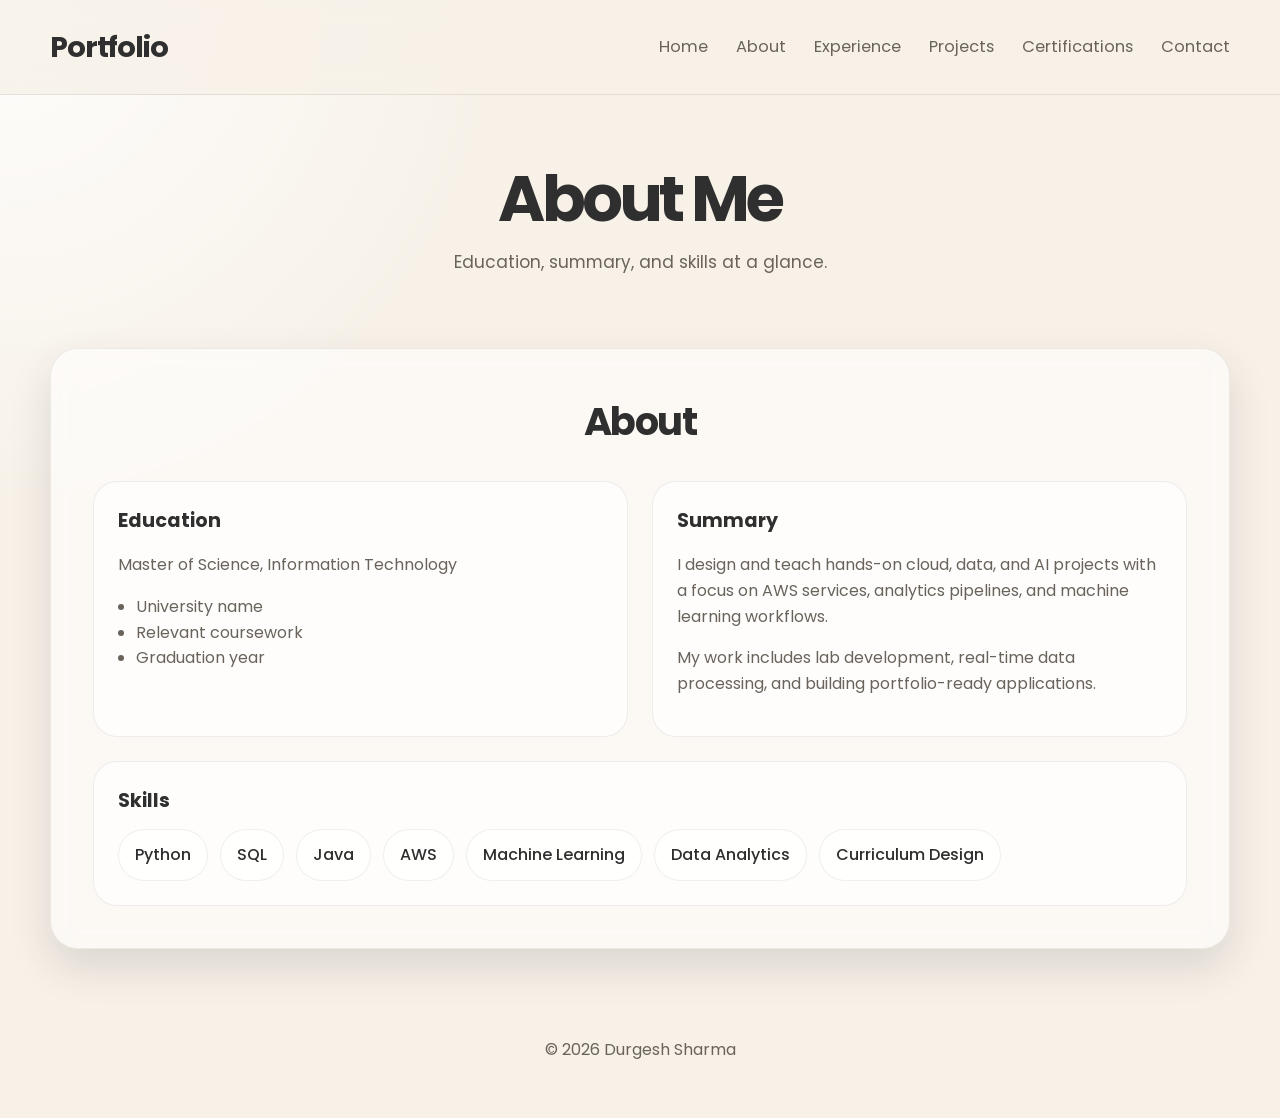
<file: about.html>
<!DOCTYPE html>
<html lang="en">
<head>
  <meta charset="UTF-8" />
  <meta name="viewport" content="width=device-width, initial-scale=1.0" />
  <title>About | Portfolio</title>
  <link rel="stylesheet" href="style.css" />
</head>
<body>
  <header>
    <div class="container nav">
      <div class="brand">Portfolio</div>
      <nav class="nav-links">
        <a href="index.html">Home</a>
        <a href="about.html">About</a>
        <a href="experience.html">Experience</a>
        <a href="projects.html">Projects</a>
        <a href="certifications.html">Certifications</a>
        <a href="contact.html">Contact</a>
      </nav>
    </div>
  </header>

  <main>
    <section class="hero">
      <div class="container">
        <h1>About Me</h1>
        <p>Education, summary, and skills at a glance.</p>
      </div>
    </section>

    <section class="section">
      <div class="container panel">
        <h2 class="section-title">About</h2>

        <div class="about-grid">
          <div class="info-card">
            <h3>Education</h3>
            <p>Master of Science, Information Technology</p>
            <ul>
              <li>University name</li>
              <li>Relevant coursework</li>
              <li>Graduation year</li>
            </ul>
          </div>

          <div class="info-card">
            <h3>Summary</h3>
            <p>
              I design and teach hands-on cloud, data, and AI projects with a focus on AWS services,
              analytics pipelines, and machine learning workflows.
            </p>
            <p>
              My work includes lab development, real-time data processing, and building portfolio-ready applications.
            </p>
          </div>
        </div>

        <div style="margin-top: 24px;" class="info-card">
          <h3>Skills</h3>
          <div class="skills">
            <span class="skill">Python</span>
            <span class="skill">SQL</span>
            <span class="skill">Java</span>
            <span class="skill">AWS</span>
            <span class="skill">Machine Learning</span>
            <span class="skill">Data Analytics</span>
            <span class="skill">Curriculum Design</span>
          </div>
        </div>
      </div>
    </section>
  </main>

  <footer>
    <div class="container">
      <p>© <span id="year"></span> Durgesh Sharma</p>
    </div>
  </footer>

  <script>
    document.getElementById('year').textContent = new Date().getFullYear();
  </script>
</body>
</html>
</file>
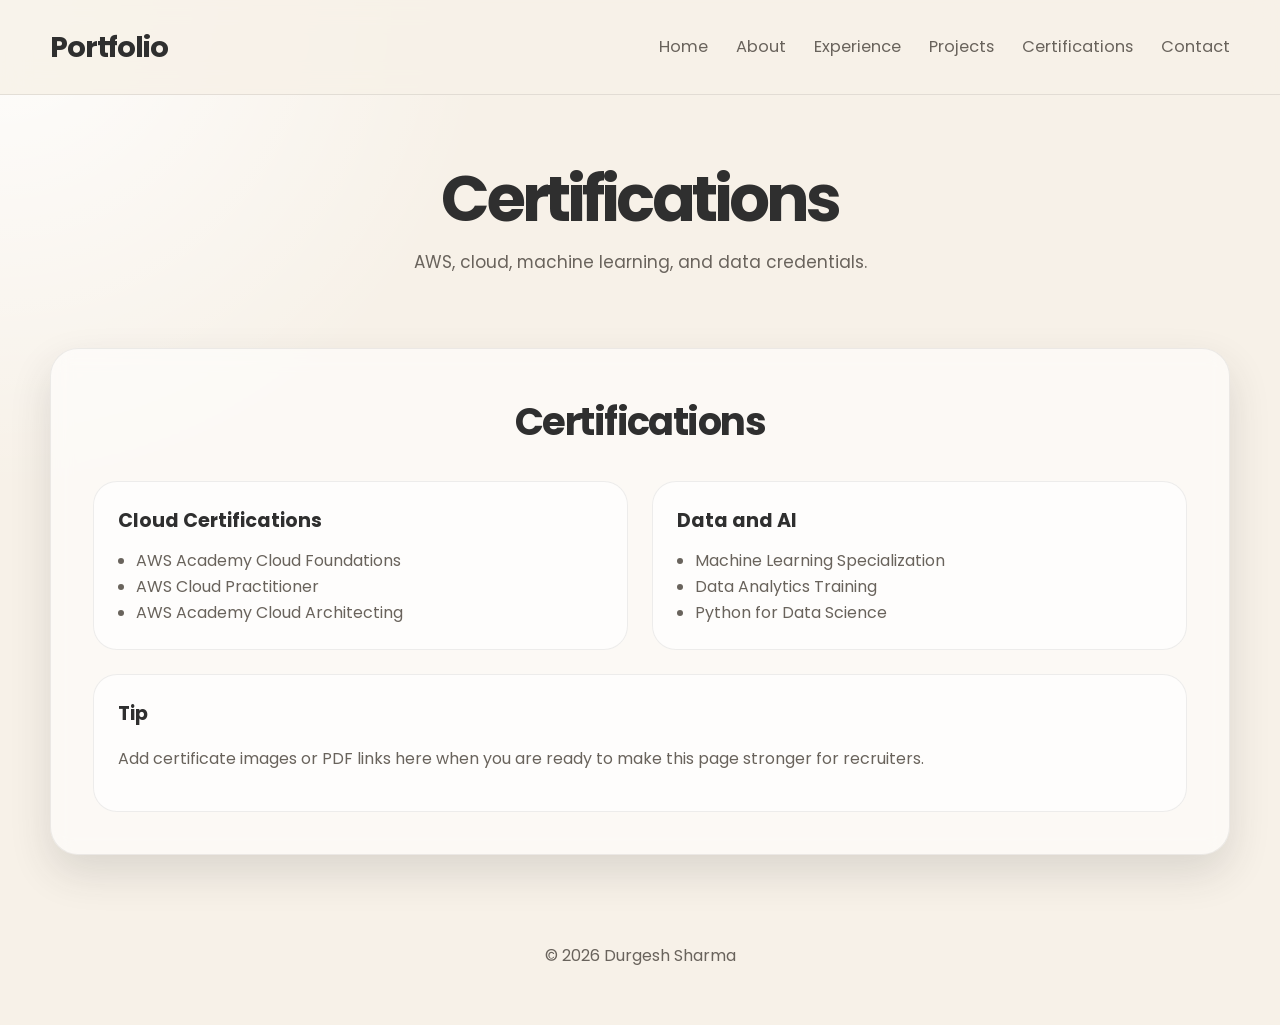
<file: certifications.html>
<!DOCTYPE html>
<html lang="en">
<head>
  <meta charset="UTF-8" />
  <meta name="viewport" content="width=device-width, initial-scale=1.0" />
  <title>Certifications | Portfolio</title>
  <link rel="stylesheet" href="style.css" />
</head>
<body>
  <header>
    <div class="container nav">
      <div class="brand">Portfolio</div>
      <nav class="nav-links">
        <a href="index.html">Home</a>
        <a href="about.html">About</a>
        <a href="experience.html">Experience</a>
        <a href="projects.html">Projects</a>
        <a href="certifications.html">Certifications</a>
        <a href="contact.html">Contact</a>
      </nav>
    </div>
  </header>

  <main>
    <section class="hero">
      <div class="container">
        <h1>Certifications</h1>
        <p>AWS, cloud, machine learning, and data credentials.</p>
      </div>
    </section>

    <section class="section">
      <div class="container panel">
        <h2 class="section-title">Certifications</h2>

        <div class="about-grid">
          <div class="info-card">
            <h3>Cloud Certifications</h3>
            <ul>
              <li>AWS Academy Cloud Foundations</li>
              <li>AWS Cloud Practitioner</li>
              <li>AWS Academy Cloud Architecting</li>
            </ul>
          </div>

          <div class="info-card">
            <h3>Data and AI</h3>
            <ul>
              <li>Machine Learning Specialization</li>
              <li>Data Analytics Training</li>
              <li>Python for Data Science</li>
            </ul>
          </div>
        </div>

        <div style="margin-top: 24px;" class="info-card">
          <h3>Tip</h3>
          <p>Add certificate images or PDF links here when you are ready to make this page stronger for recruiters.</p>
        </div>
      </div>
    </section>
  </main>

  <footer>
    <div class="container">
      <p>© <span id="year"></span> Durgesh Sharma</p>
    </div>
  </footer>

  <script>
    document.getElementById('year').textContent = new Date().getFullYear();
  </script>
</body>
</html>
</file>
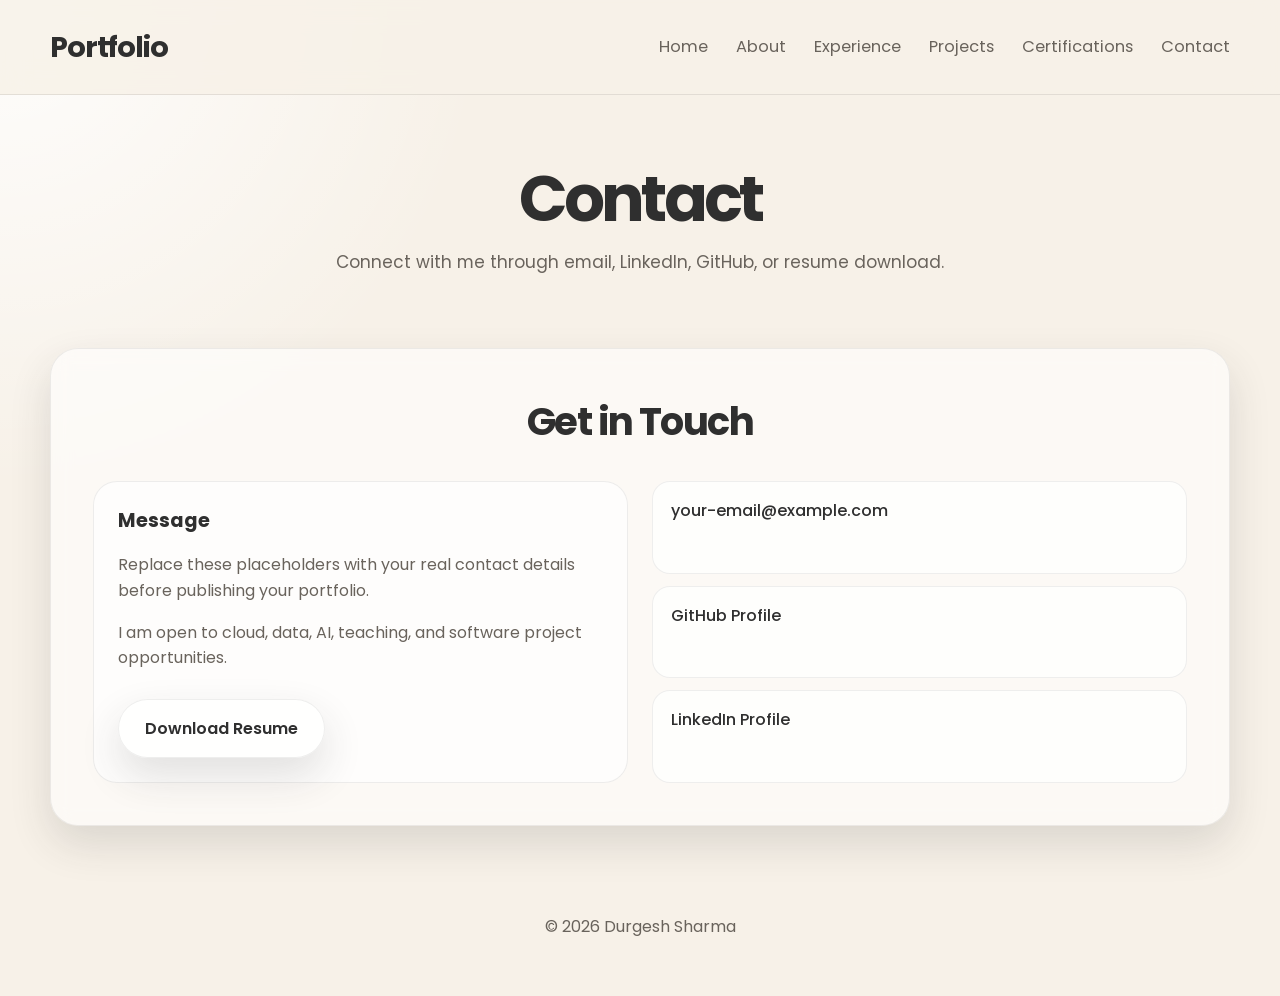
<file: contact.html>
<!DOCTYPE html>
<html lang="en">
<head>
  <meta charset="UTF-8" />
  <meta name="viewport" content="width=device-width, initial-scale=1.0" />
  <title>Contact | Portfolio</title>
  <link rel="stylesheet" href="style.css" />
</head>
<body>
  <header>
    <div class="container nav">
      <div class="brand">Portfolio</div>
      <nav class="nav-links">
        <a href="index.html">Home</a>
        <a href="about.html">About</a>
        <a href="experience.html">Experience</a>
        <a href="projects.html">Projects</a>
        <a href="certifications.html">Certifications</a>
        <a href="contact.html">Contact</a>
      </nav>
    </div>
  </header>

  <main>
    <section class="hero">
      <div class="container">
        <h1>Contact</h1>
        <p>Connect with me through email, LinkedIn, GitHub, or resume download.</p>
      </div>
    </section>

    <section class="section">
      <div class="container panel">
        <h2 class="section-title">Get in Touch</h2>

        <div class="contact-grid">
          <div class="info-card">
            <h3>Message</h3>
            <p>Replace these placeholders with your real contact details before publishing your portfolio.</p>
            <p>I am open to cloud, data, AI, teaching, and software project opportunities.</p>
            <a class="btn" href="resume.pdf" download style="margin-top: 12px;">Download Resume</a>
          </div>

          <div class="contact-list">
            <a href="mailto:your-email@example.com">your-email@example.com</a>
            <a href="https://github.com/neurosharma" target="_blank" rel="noreferrer">GitHub Profile</a>
            <a href="https://www.linkedin.com" target="_blank" rel="noreferrer">LinkedIn Profile</a>
          </div>
        </div>
      </div>
    </section>
  </main>

  <footer>
    <div class="container">
      <p>© <span id="year"></span> Durgesh Sharma</p>
    </div>
  </footer>

  <script>
    document.getElementById('year').textContent = new Date().getFullYear();
  </script>
</body>
</html>
</file>
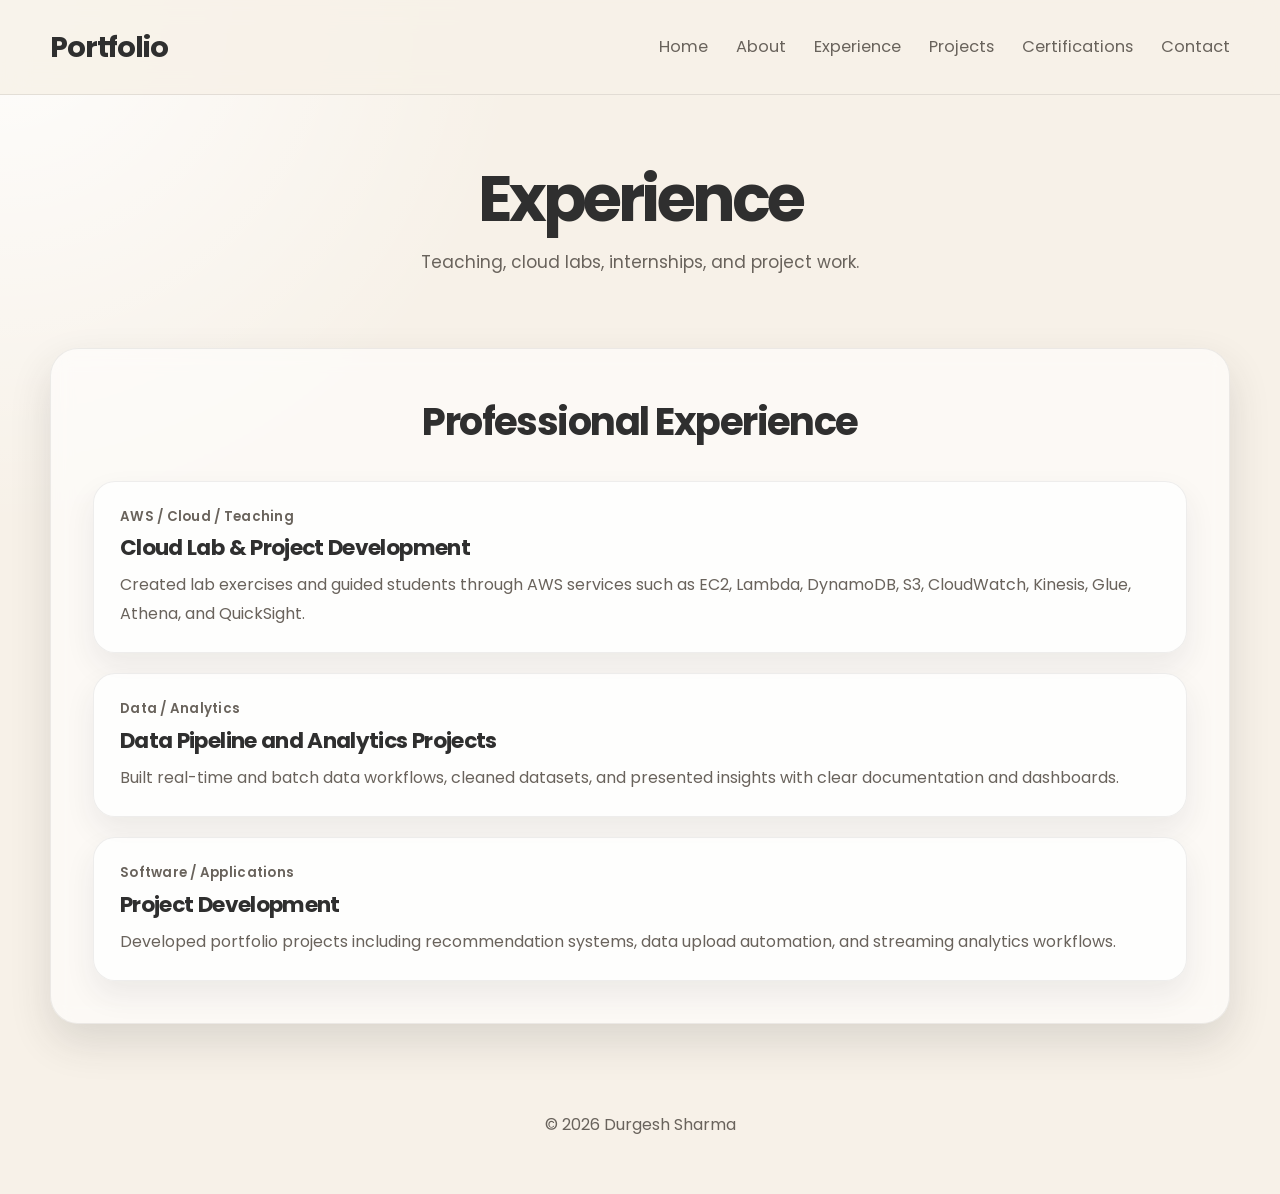
<file: experience.html>
<!DOCTYPE html>
<html lang="en">
<head>
  <meta charset="UTF-8" />
  <meta name="viewport" content="width=device-width, initial-scale=1.0" />
  <title>Experience | Portfolio</title>
  <link rel="stylesheet" href="style.css" />
</head>
<body>
  <header>
    <div class="container nav">
      <div class="brand">Portfolio</div>
      <nav class="nav-links">
        <a href="index.html">Home</a>
        <a href="about.html">About</a>
        <a href="experience.html">Experience</a>
        <a href="projects.html">Projects</a>
        <a href="certifications.html">Certifications</a>
        <a href="contact.html">Contact</a>
      </nav>
    </div>
  </header>

  <main>
    <section class="hero">
      <div class="container">
        <h1>Experience</h1>
        <p>Teaching, cloud labs, internships, and project work.</p>
      </div>
    </section>

    <section class="section">
      <div class="container panel">
        <h2 class="section-title">Professional Experience</h2>

        <div class="timeline">
          <div class="timeline-item">
            <small>AWS / Cloud / Teaching</small>
            <h3>Cloud Lab & Project Development</h3>
            <p>
              Created lab exercises and guided students through AWS services such as EC2, Lambda,
              DynamoDB, S3, CloudWatch, Kinesis, Glue, Athena, and QuickSight.
            </p>
          </div>

          <div class="timeline-item">
            <small>Data / Analytics</small>
            <h3>Data Pipeline and Analytics Projects</h3>
            <p>
              Built real-time and batch data workflows, cleaned datasets, and presented insights with
              clear documentation and dashboards.
            </p>
          </div>

          <div class="timeline-item">
            <small>Software / Applications</small>
            <h3>Project Development</h3>
            <p>
              Developed portfolio projects including recommendation systems, data upload automation,
              and streaming analytics workflows.
            </p>
          </div>
        </div>
      </div>
    </section>
  </main>

  <footer>
    <div class="container">
      <p>© <span id="year"></span> Durgesh Sharma</p>
    </div>
  </footer>

  <script>
    document.getElementById('year').textContent = new Date().getFullYear();
  </script>
</body>
</html>
</file>
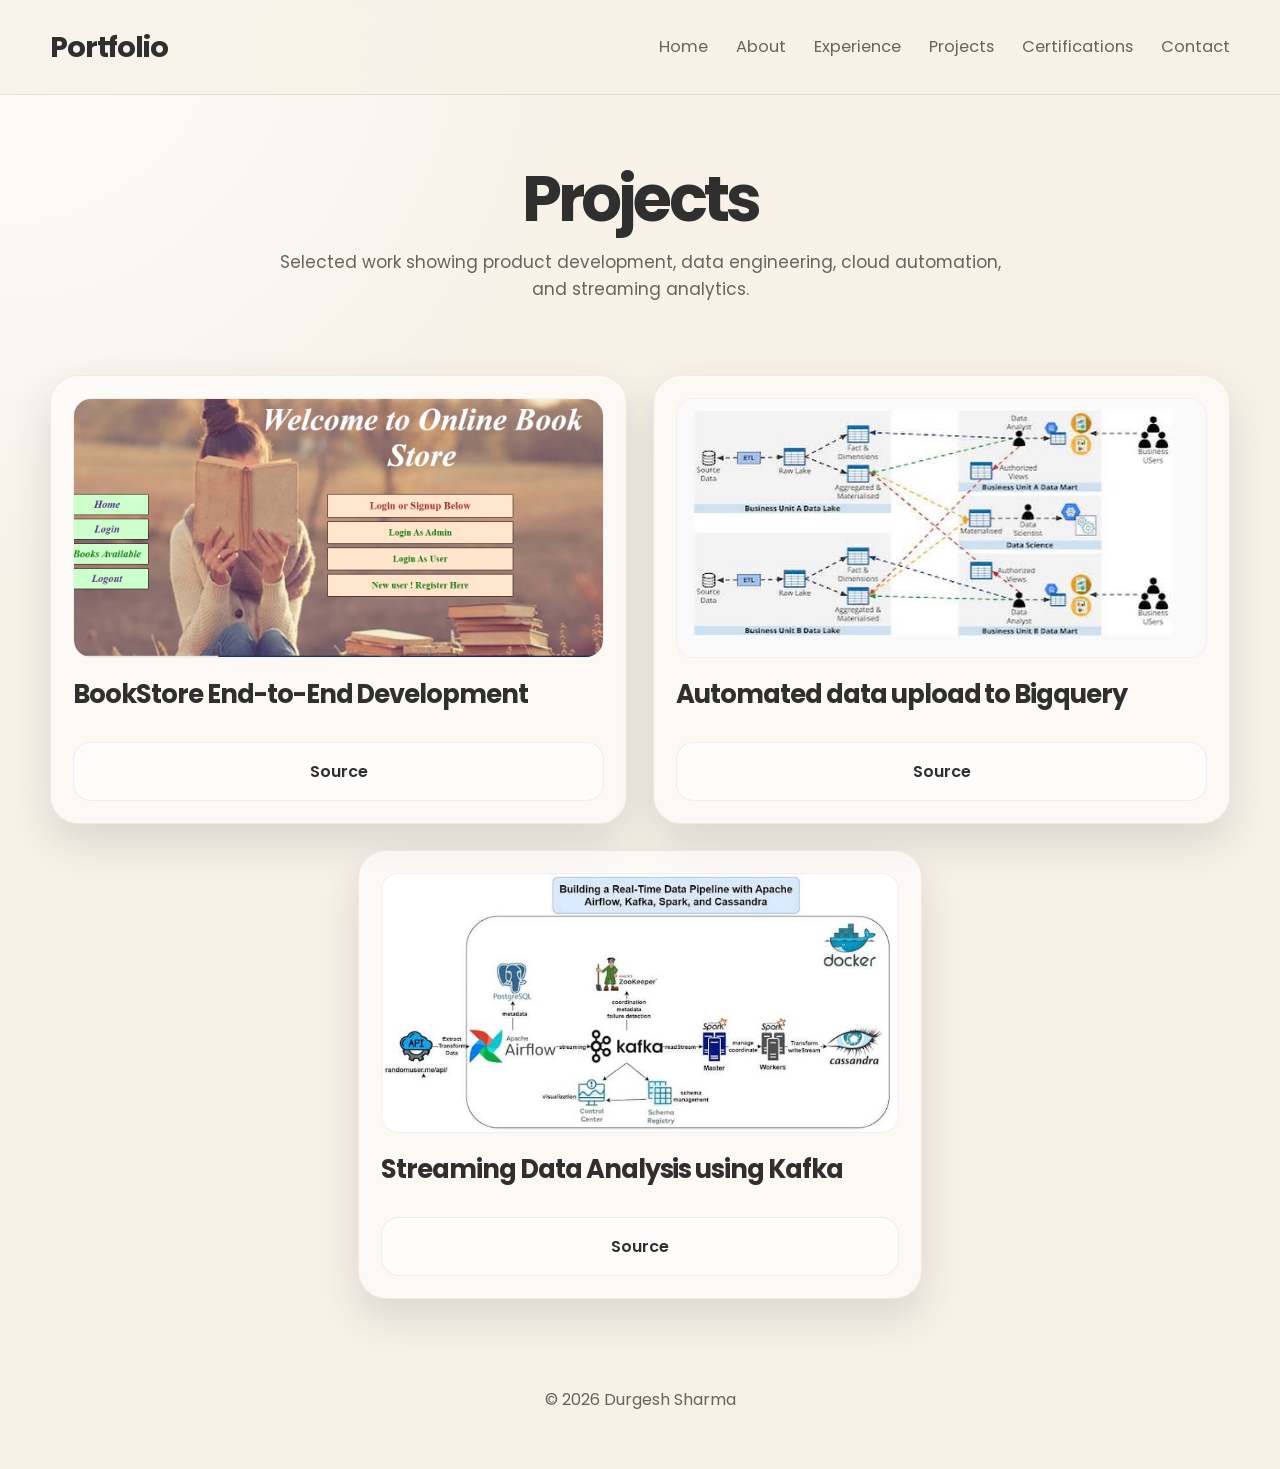
<file: projects.html>
<!DOCTYPE html>
<html lang="en">
<head>
  <meta charset="UTF-8" />
  <meta name="viewport" content="width=device-width, initial-scale=1.0" />
  <title>Projects | Portfolio</title>
  <link rel="stylesheet" href="style.css" />
</head>
<body>
  <header>
    <div class="container nav">
      <div class="brand">Portfolio</div>
      <nav class="nav-links">
        <a href="index.html">Home</a>
        <a href="about.html">About</a>
        <a href="experience.html">Experience</a>
        <a href="projects.html">Projects</a>
        <a href="certifications.html">Certifications</a>
        <a href="contact.html">Contact</a>
      </nav>
    </div>
  </header>

  <main>
    <section class="hero">
      <div class="container">
        <h1>Projects</h1>
        <p>Selected work showing product development, data engineering, cloud automation, and streaming analytics.</p>
      </div>
    </section>

    <section class="section">
      <div class="container projects-grid">
        <article class="project-card">
          <div class="project-image">
            <img src="bookstore-project.png" alt="BookStore project preview" />
          </div>
          <h2>BookStore End-to-End Development</h2>
          <a class="source-link" href="https://github.com/your-username/bookstore-project" target="_blank" rel="noreferrer">Source</a>
        </article>

        <article class="project-card">
          <div class="project-image">
            <img src="bigquery-project.jpg" alt="Automated data upload to BigQuery preview" />
          </div>
          <h2>Automated data upload to Bigquery</h2>
          <a class="source-link" href="https://github.com/your-username/bigquery-project" target="_blank" rel="noreferrer">Source</a>
        </article>

        <article class="project-card" style="grid-column: 1 / -1; max-width: 50%; margin: 0 auto;">
          <div class="project-image">
            <img src="kafka-project.jpg" alt="Streaming Data Analysis using Kafka preview" />
          </div>
          <h2>Streaming Data Analysis using Kafka</h2>
          <a class="source-link" href="https://github.com/your-username/kafka-project" target="_blank" rel="noreferrer">Source</a>
        </article>
      </div>
    </section>
  </main>

  <footer>
    <div class="container">
      <p>© <span id="year"></span> Durgesh Sharma</p>
    </div>
  </footer>

  <script>
    document.getElementById('year').textContent = new Date().getFullYear();
  </script>
</body>
</html>
</file>
<file: style.css>
@import url('https://fonts.googleapis.com/css2?family=Poppins:wght@300;400;500;600;700;800&display=swap');

:root {
  --bg: #f7f1e8;
  --card: rgba(255, 255, 255, 0.58);
  --text: #2f2f2f;
  --muted: #69635c;
  --line: rgba(47, 47, 47, 0.1);
  --shadow: 0 18px 42px rgba(47, 47, 47, 0.14);
  --radius: 28px;
}

* { box-sizing: border-box; }

html { scroll-behavior: smooth; }

body {
  margin: 0;
  font-family: "Poppins", system-ui, -apple-system, BlinkMacSystemFont, "Segoe UI", sans-serif;
  color: var(--text);
  background:
    radial-gradient(circle at top left, rgba(255,255,255,0.9), transparent 30%),
    var(--bg);
  line-height: 1.6;
}

a { color: inherit; text-decoration: none; }
img { max-width: 100%; display: block; }

.container {
  width: min(1180px, calc(100% - 36px));
  margin: 0 auto;
}

header {
  position: sticky;
  top: 0;
  z-index: 20;
  background: rgba(247, 241, 232, 0.84);
  backdrop-filter: blur(14px);
  border-bottom: 1px solid var(--line);
}

.nav {
  display: flex;
  align-items: center;
  justify-content: space-between;
  gap: 18px;
  padding: 24px 0;
  flex-wrap: wrap;
}

.brand {
  font-size: 1.8rem;
  font-weight: 700;
  letter-spacing: -0.04em;
}

.nav-links {
  display: flex;
  gap: 28px;
  flex-wrap: wrap;
  font-size: 1.02rem;
  color: var(--muted);
}

.nav-links a:hover { color: var(--text); }

.hero {
  padding: 72px 0 36px;
  text-align: center;
}

.hero h1 {
  margin: 0;
  font-size: clamp(2.8rem, 5vw, 4.5rem);
  line-height: 1;
  letter-spacing: -0.06em;
}

.hero p {
  margin: 18px auto 0;
  max-width: 760px;
  color: var(--muted);
  font-size: 1.06rem;
}

.section {
  padding: 36px 0 72px;
}

.panel {
  background: var(--card);
  border: 1px solid rgba(47, 47, 47, 0.08);
  box-shadow: var(--shadow);
  border-radius: var(--radius);
  padding: 42px;
  backdrop-filter: blur(10px);
}

.section-title {
  text-align: center;
  font-size: clamp(2rem, 3vw, 3rem);
  margin: 0 0 28px;
  letter-spacing: -0.04em;
}

.about-grid,
.contact-grid {
  display: grid;
  grid-template-columns: 1fr 1fr;
  gap: 24px;
}

.info-card {
  padding: 24px;
  border-radius: 24px;
  background: rgba(255,255,255,0.64);
  border: 1px solid rgba(47,47,47,0.08);
}

.info-card h3 {
  margin: 0 0 12px;
  font-size: 1.2rem;
}

.info-card p,
.info-card li {
  color: var(--muted);
}

.info-card ul {
  margin: 0;
  padding-left: 18px;
}

.hero-home {
  display: grid;
  grid-template-columns: 1.15fr 0.85fr;
  gap: 32px;
  align-items: center;
  min-height: 72vh;
  text-align: left;
}

.hero-home h1 {
  font-size: clamp(3.4rem, 7vw, 6.3rem);
  line-height: 0.95;
  letter-spacing: -0.06em;
  margin: 0 0 24px;
  max-width: 9ch;
}

.hero-home p {
  font-size: 1.2rem;
  color: var(--muted);
  max-width: 42rem;
  margin: 0 0 34px;
}

.buttons {
  display: flex;
  flex-direction: column;
  gap: 18px;
  width: fit-content;
}

.btn {
  display: inline-flex;
  align-items: center;
  justify-content: center;
  min-width: 185px;
  padding: 16px 26px;
  border-radius: 999px;
  background: rgba(255,255,255,0.72);
  box-shadow: var(--shadow);
  border: 1px solid rgba(47,47,47,0.08);
  font-weight: 600;
  transition: transform 0.18s ease, box-shadow 0.18s ease;
}

.btn:hover {
  transform: translateY(-2px);
  box-shadow: 0 22px 50px rgba(47,47,47,0.14);
}

.hero-image {
  justify-self: end;
  width: min(100%, 470px);
  aspect-ratio: 1 / 1.06;
  border-radius: 34px;
  overflow: hidden;
  box-shadow: var(--shadow);
  border: 1px solid rgba(47,47,47,0.08);
  background: rgba(255,255,255,0.35);
}

.hero-image img {
  width: 100%;
  height: 100%;
  object-fit: cover;
}

.timeline {
  display: grid;
  gap: 18px;
}

.timeline-item {
  padding: 22px;
  border-radius: 22px;
  background: rgba(255,255,255,0.66);
  border: 1px solid rgba(47,47,47,0.08);
}

.timeline-item small {
  display: block;
  color: var(--muted);
  margin-bottom: 6px;
}

.projects-grid {
  display: grid;
  grid-template-columns: repeat(2, 1fr);
  gap: 26px;
  align-items: start;
}

.project-card {
  background: var(--card);
  border-radius: var(--radius);
  border: 1px solid rgba(49, 49, 49, 0.08);
  box-shadow: var(--shadow);
  padding: 22px;
}

.project-image {
  width: 100%;
  height: 260px;
  border-radius: 18px;
  overflow: hidden;
  background: #fff;
  border: 1px solid rgba(49, 49, 49, 0.08);
  margin-bottom: 22px;
}

.project-image img {
  width: 100%;
  height: 100%;
  object-fit: cover;
}

.project-card h2 {
  margin: 0 0 18px;
  font-size: clamp(1.5rem, 2vw, 2.1rem);
  line-height: 1.15;
  letter-spacing: -0.04em;
}

.source-link {
  display: inline-flex;
  align-items: center;
  justify-content: center;
  width: 100%;
  margin-top: 14px;
  padding: 16px 18px;
  border-radius: 18px;
  background: rgba(255,255,255,0.68);
  border: 1px solid rgba(49,49,49,0.08);
  font-weight: 600;
  transition: transform 0.18s ease, box-shadow 0.18s ease;
}

.source-link:hover {
  transform: translateY(-2px);
  box-shadow: 0 12px 24px rgba(49,49,49,0.12);
}

.skills {
  display: flex;
  flex-wrap: wrap;
  gap: 12px;
}

.skill {
  padding: 12px 16px;
  border-radius: 999px;
  background: rgba(255,255,255,0.7);
  border: 1px solid rgba(49,49,49,0.08);
  font-weight: 500;
}

.contact-list {
  display: grid;
  gap: 12px;
}

.contact-list a {
  padding: 16px 18px;
  border-radius: 18px;
  background: rgba(255,255,255,0.7);
  border: 1px solid rgba(49,49,49,0.08);
  font-weight: 500;
}

footer {
  padding: 0 0 40px;
  text-align: center;
  color: var(--muted);
}

@media (max-width: 980px) {
  .hero-home,
  .about-grid,
  .projects-grid,
  .contact-grid {
    grid-template-columns: 1fr;
  }

  .hero-image {
    justify-self: start;
    width: min(100%, 520px);
  }

  .nav {
    flex-direction: column;
    align-items: flex-start;
  }

  .nav-links {
    gap: 24px;
  }

  .hero-home h1 {
    max-width: 100%;
  }
}

@media (max-width: 640px) {
  .container {
    width: min(100% - 22px, 1180px);
  }

  .hero {
    padding-top: 46px;
  }

  .panel {
    padding: 24px;
  }

  .buttons {
    width: 100%;
  }

  .btn {
    width: 100%;
  }

  .nav-links {
    gap: 16px;
  }

  .project-image {
    height: 220px;
  }
}

/* EXPERIENCE SECTION */
.timeline {
  display: grid;
  gap: 20px;
  margin-top: 10px;
}

.timeline-item {
  padding: 24px 26px;
  border-radius: 22px;
  background: rgba(255, 255, 255, 0.74);
  border: 1px solid rgba(47, 47, 47, 0.08);
  box-shadow: 0 14px 30px rgba(47, 47, 47, 0.08);
  transition: transform 0.22s ease, box-shadow 0.22s ease;
}

.timeline-item:hover {
  transform: translateY(-4px);
  box-shadow: 0 22px 44px rgba(47, 47, 47, 0.14);
}

.timeline-item small {
  display: block;
  color: var(--muted);
  font-weight: 600;
  margin-bottom: 8px;
  letter-spacing: 0.02em;
}

.timeline-item h3 {
  margin: 0 0 10px;
  font-size: 1.35rem;
  line-height: 1.2;
  letter-spacing: -0.03em;
}

.timeline-item p {
  margin: 0;
  color: var(--muted);
  line-height: 1.8;
}
</file>
